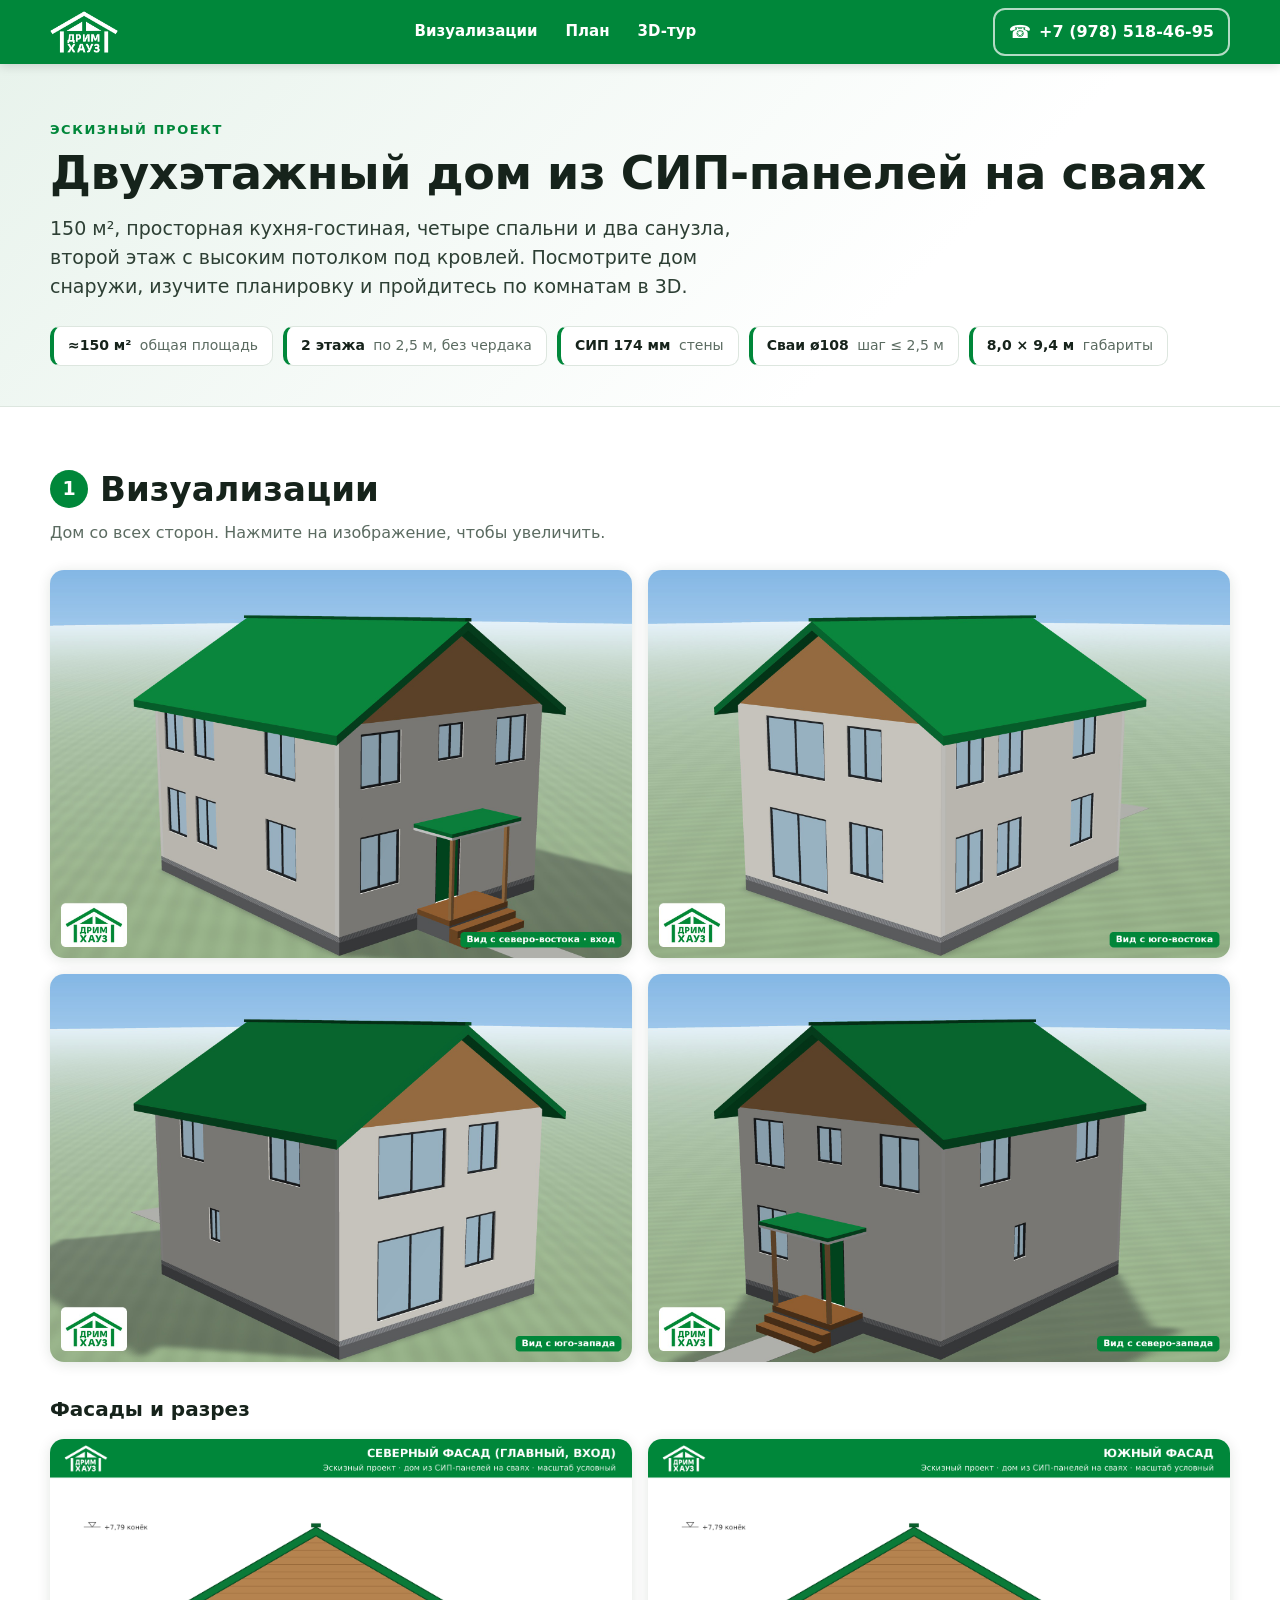
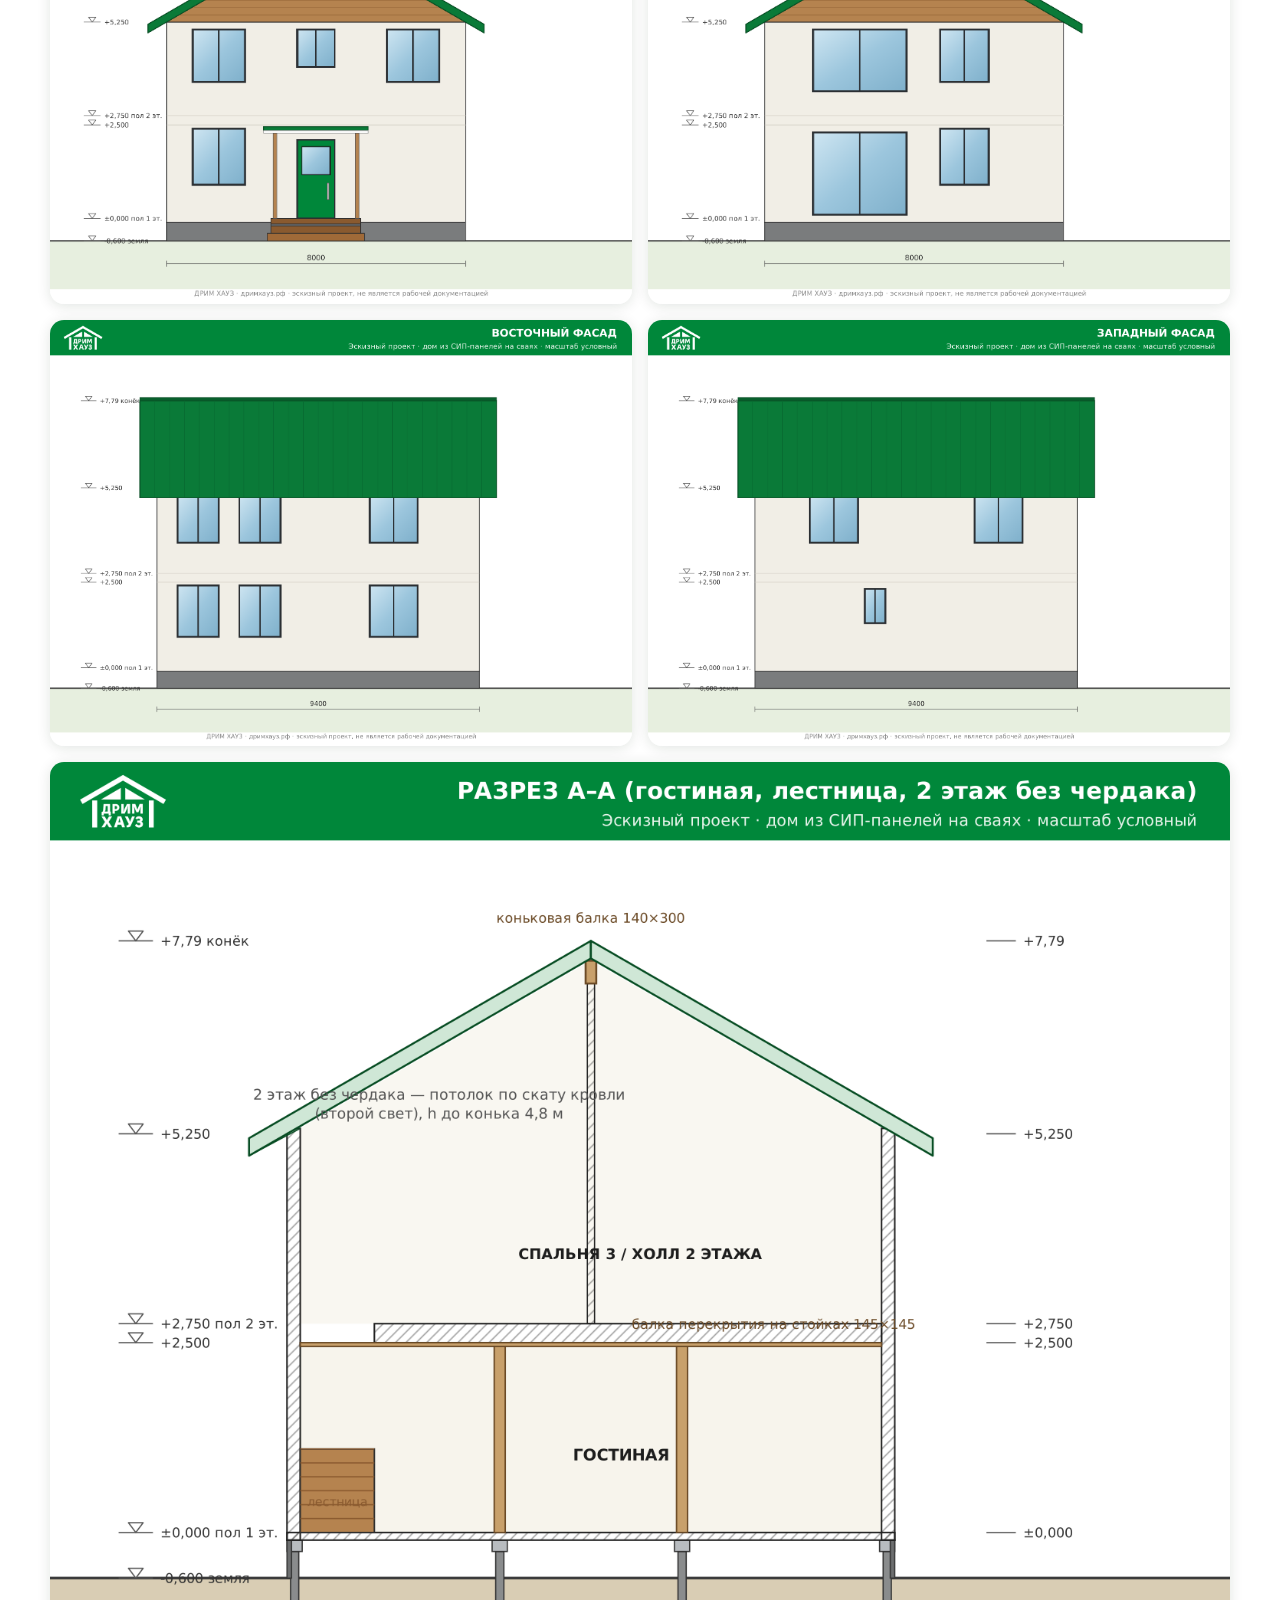
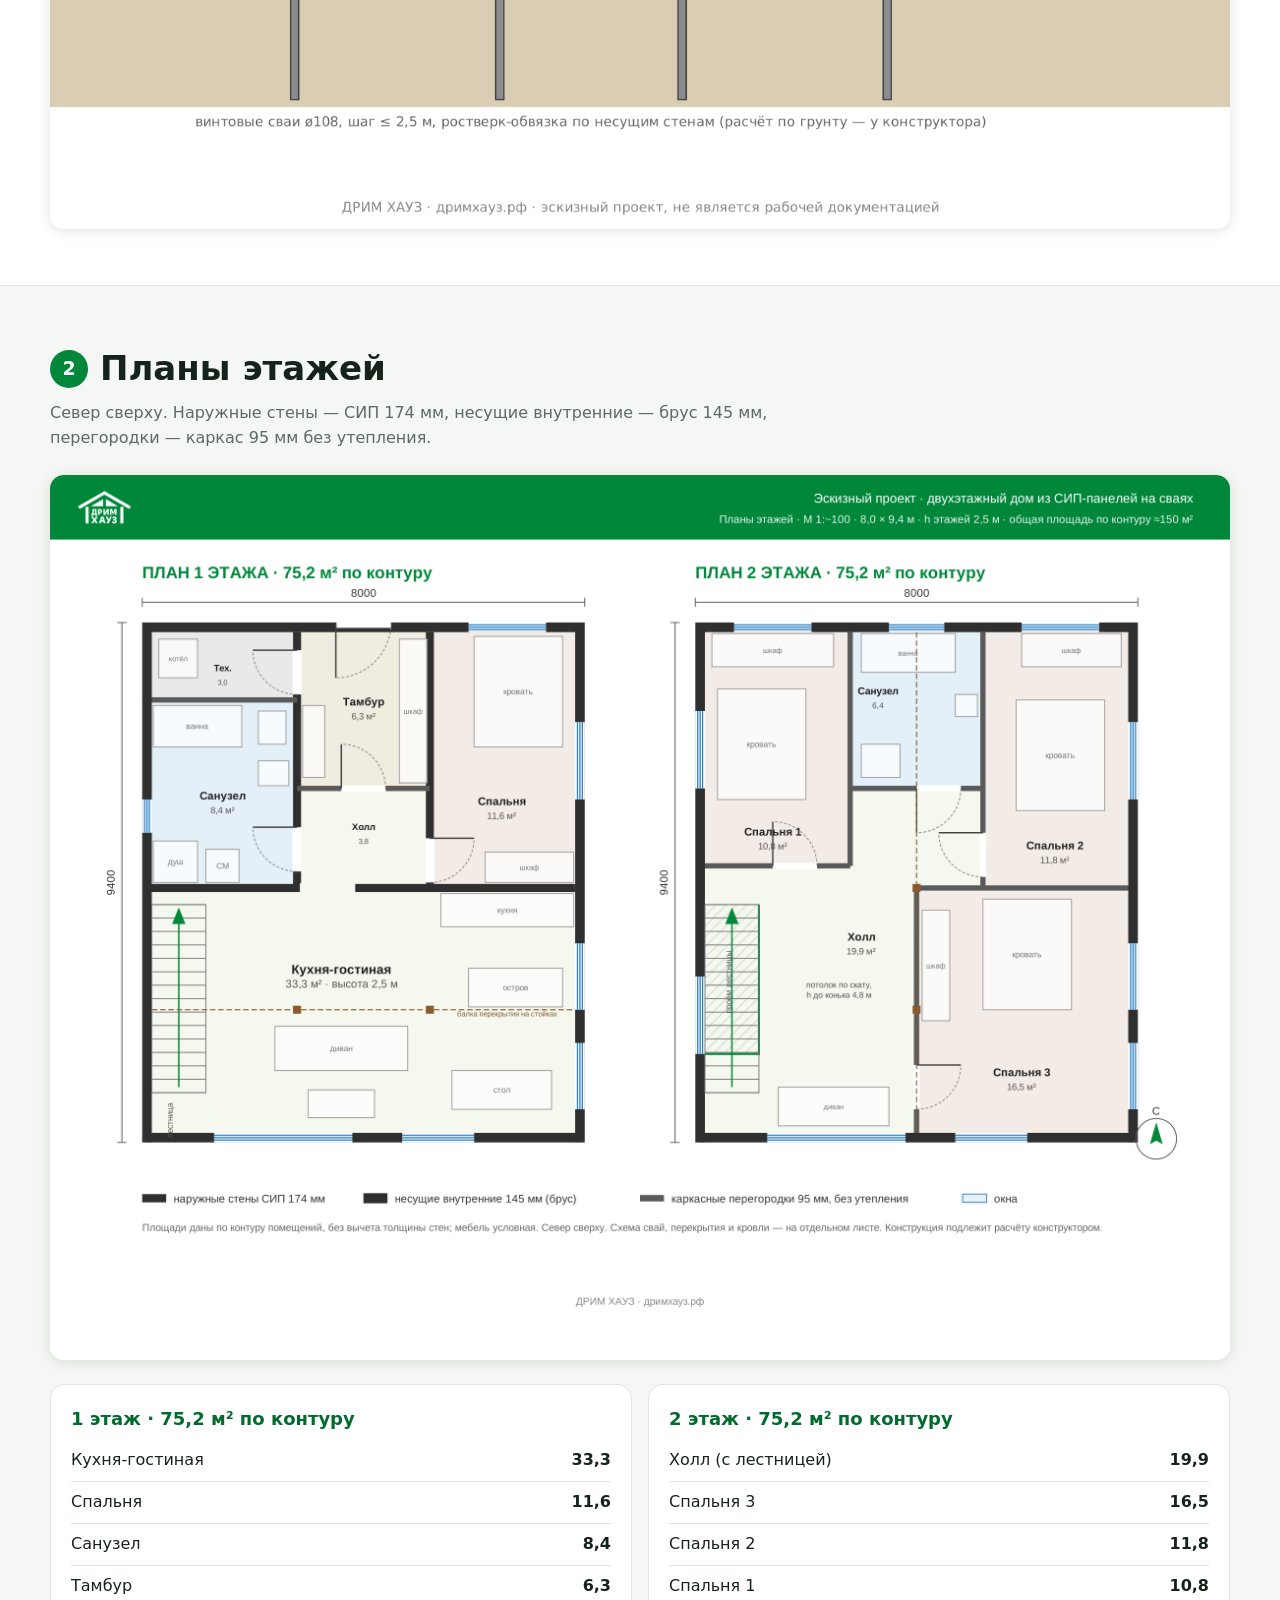
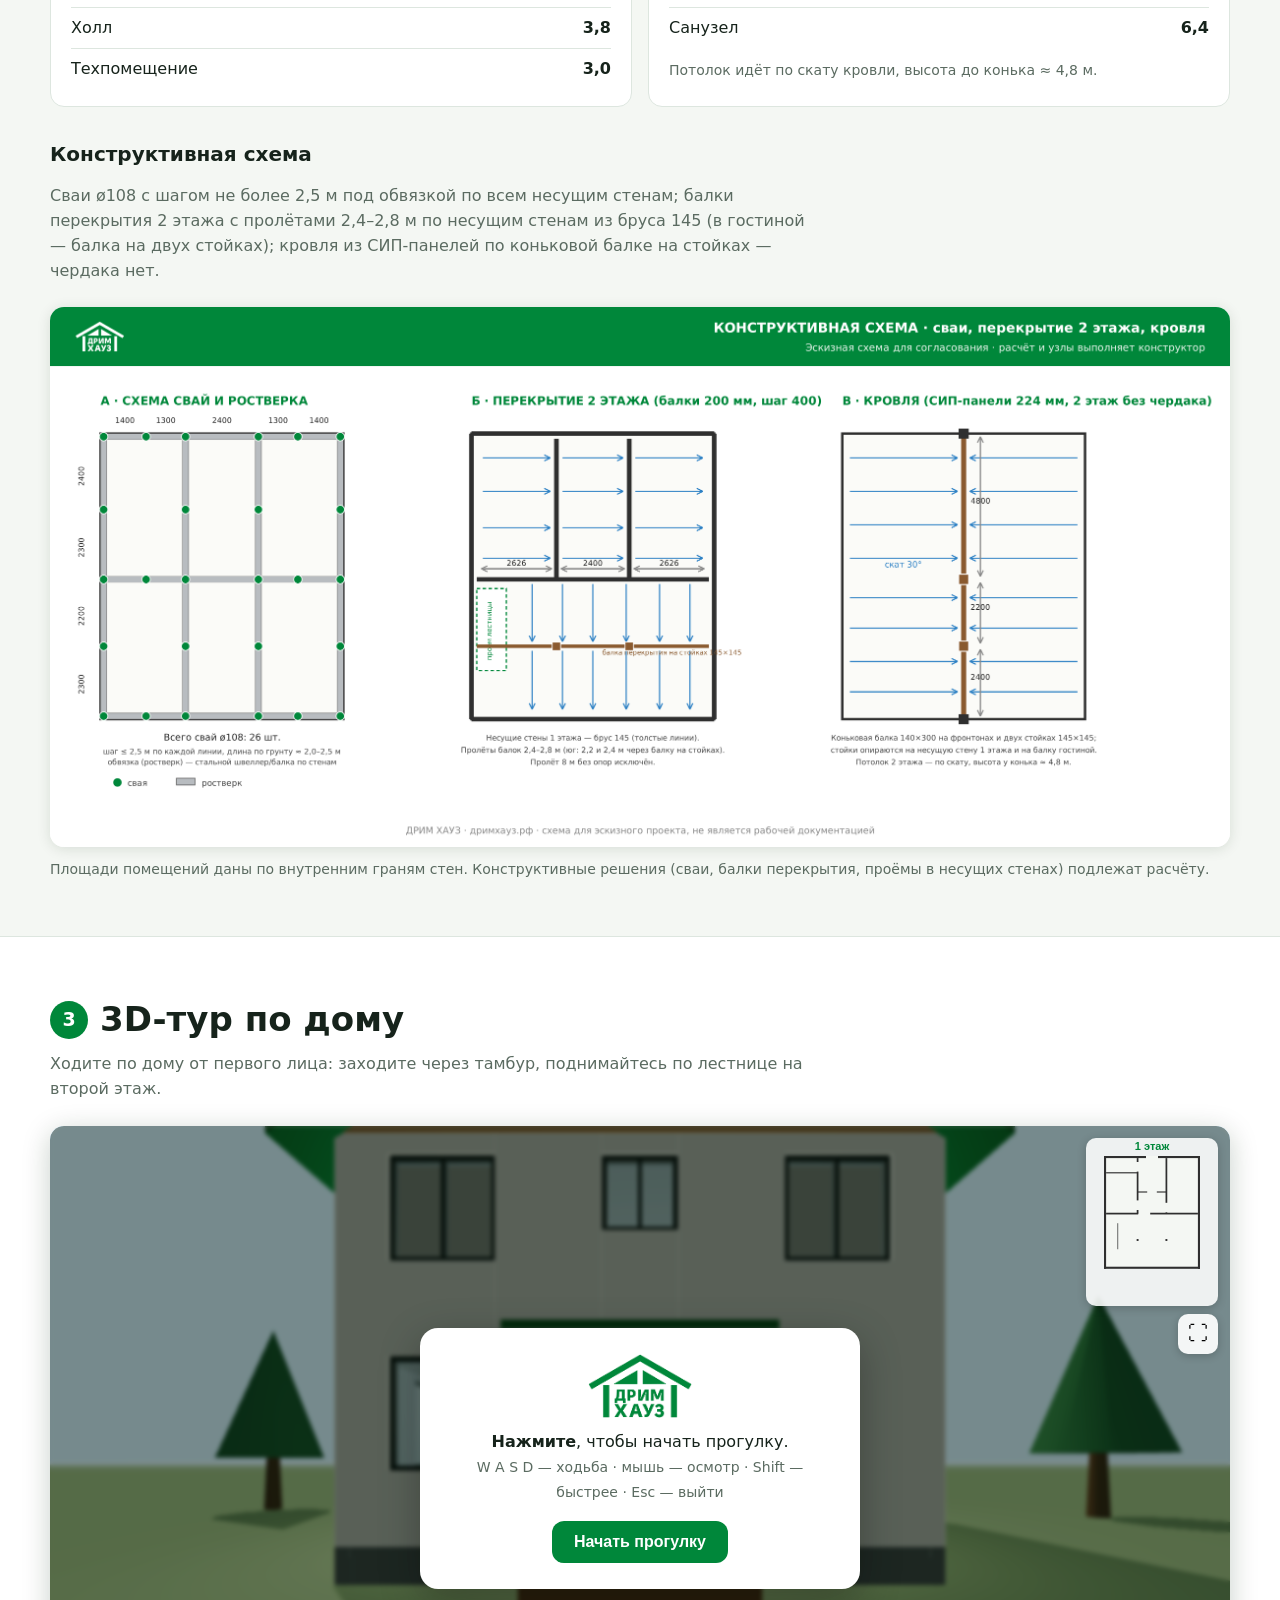
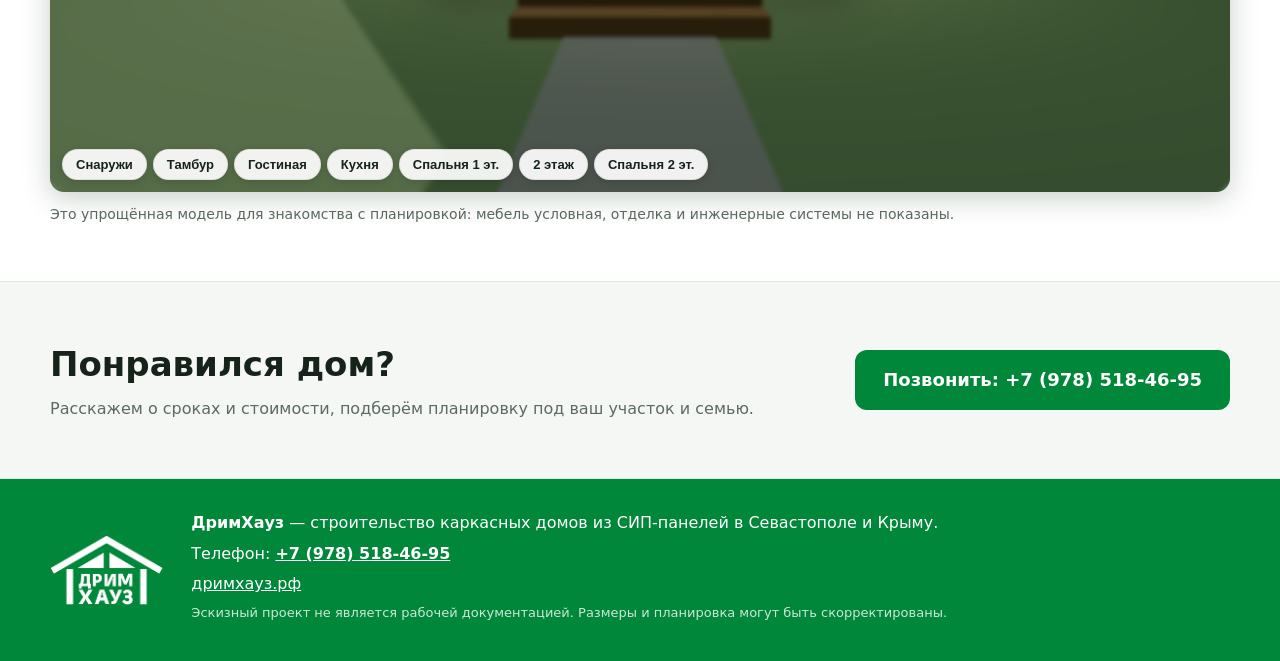
<file: index.html>
<!doctype html>
<html lang="ru">
<head>
<meta charset="utf-8">
<meta name="viewport" content="width=device-width, initial-scale=1, viewport-fit=cover">
<title>ДримХауз — эскизный проект дома 150 м²</title>
<meta name="description" content="Эскизный проект двухэтажного дома из СИП-панелей на сваях, 150 м²: визуализации, планы этажей и 3D-прогулка по дому.">
<meta name="theme-color" content="#00873a">
<link rel="icon" href="assets/icon.png">
<link rel="stylesheet" href="style.css">
<script type="importmap">
{ "imports": { "three": "./js/vendor/three.module.min.js", "three/addons/": "./js/vendor/addons/" } }
</script>
</head>
<body>

<header class="top">
  <a class="brand" href="#top" aria-label="ДримХауз"><img src="assets/logo_white.png" alt="ДримХауз"></a>
  <nav>
    <a href="#viz">Визуализации</a>
    <a href="#plan">План</a>
    <a href="#tour">3D-тур</a>
  </nav>
  <a class="tel" href="tel:+79785184695"><span class="tel-ic">&#9742;</span><span class="tel-num">+7 (978) 518-46-95</span></a>
</header>

<main id="top">
  <section class="hero">
    <div class="wrap">
      <p class="eyebrow">Эскизный проект</p>
      <h1>Двухэтажный дом из СИП-панелей на сваях</h1>
      <p class="lead">150&nbsp;м², просторная кухня-гостиная, четыре спальни и два санузла, второй этаж с высоким потолком под кровлей. Посмотрите дом снаружи, изучите планировку и пройдитесь по комнатам в 3D.</p>
      <ul class="chips">
        <li><b>≈150 м²</b> общая площадь</li>
        <li><b>2 этажа</b> по 2,5 м, без чердака</li>
        <li><b>СИП 174 мм</b> стены</li>
        <li><b>Сваи ø108</b> шаг ≤ 2,5 м</li>
        <li><b>8,0 × 9,4 м</b> габариты</li>
      </ul>
    </div>
  </section>

  <!-- ===================== 1. ВИЗУАЛИЗАЦИИ ===================== -->
  <section id="viz" class="block">
    <div class="wrap">
      <h2><span class="num">1</span> Визуализации</h2>
      <p class="sub">Дом со всех сторон. Нажмите на изображение, чтобы увеличить.</p>

      <div class="grid g2">
        <figure><button class="zoom" data-full="assets/render_ne.jpg"><img loading="lazy" src="assets/render_ne.jpg" alt="Вид с северо-востока, вход"></button></figure>
        <figure><button class="zoom" data-full="assets/render_se.jpg"><img loading="lazy" src="assets/render_se.jpg" alt="Вид с юго-востока"></button></figure>
        <figure><button class="zoom" data-full="assets/render_sw.jpg"><img loading="lazy" src="assets/render_sw.jpg" alt="Вид с юго-запада"></button></figure>
        <figure><button class="zoom" data-full="assets/render_nw.jpg"><img loading="lazy" src="assets/render_nw.jpg" alt="Вид с северо-запада"></button></figure>
      </div>

      <h3>Фасады и разрез</h3>
      <div class="grid g2">
        <figure><button class="zoom" data-full="assets/facade_N.png"><img loading="lazy" src="assets/facade_N.png" alt="Северный фасад"></button></figure>
        <figure><button class="zoom" data-full="assets/facade_S.png"><img loading="lazy" src="assets/facade_S.png" alt="Южный фасад"></button></figure>
        <figure><button class="zoom" data-full="assets/facade_E.png"><img loading="lazy" src="assets/facade_E.png" alt="Восточный фасад"></button></figure>
        <figure><button class="zoom" data-full="assets/facade_W.png"><img loading="lazy" src="assets/facade_W.png" alt="Западный фасад"></button></figure>
      </div>
      <figure class="wide"><button class="zoom" data-full="assets/section_A.png"><img loading="lazy" src="assets/section_A.png" alt="Разрез A–A через гостиную и 2 этаж без чердака"></button></figure>
    </div>
  </section>

  <!-- ===================== 2. ПЛАН ===================== -->
  <section id="plan" class="block alt">
    <div class="wrap">
      <h2><span class="num">2</span> Планы этажей</h2>
      <p class="sub">Север сверху. Наружные стены — СИП 174 мм, несущие внутренние — брус 145 мм, перегородки — каркас 95 мм без утепления.</p>
      <figure class="wide"><button class="zoom" data-full="assets/plan_floors.png"><img loading="lazy" src="assets/plan_floors.png" alt="Планы 1 и 2 этажей"></button></figure>

      <div class="tables">
        <div class="card">
          <h3>1 этаж · 75,2 м² по контуру</h3>
          <table>
            <tr><td>Кухня-гостиная</td><td>33,3</td></tr>
            <tr><td>Спальня</td><td>11,6</td></tr>
            <tr><td>Санузел</td><td>8,4</td></tr>
            <tr><td>Тамбур</td><td>6,3</td></tr>
            <tr><td>Холл</td><td>3,8</td></tr>
            <tr><td>Техпомещение</td><td>3,0</td></tr>
          </table>
        </div>
        <div class="card">
          <h3>2 этаж · 75,2 м² по контуру</h3>
          <table>
            <tr><td>Холл (с лестницей)</td><td>19,9</td></tr>
            <tr><td>Спальня 3</td><td>16,5</td></tr>
            <tr><td>Спальня 2</td><td>11,8</td></tr>
            <tr><td>Спальня 1</td><td>10,8</td></tr>
            <tr><td>Санузел</td><td>6,4</td></tr>
          </table>
          <p class="note">Потолок идёт по скату кровли, высота до конька ≈ 4,8 м.</p>
        </div>
      </div>
      <h3>Конструктивная схема</h3>
      <p class="sub">Сваи ø108 с шагом не более 2,5 м под обвязкой по всем несущим стенам; балки перекрытия 2 этажа с пролётами 2,4–2,8 м по несущим стенам из бруса 145 (в гостиной — балка на двух стойках); кровля из СИП-панелей по коньковой балке на стойках — чердака нет.</p>
      <figure class="wide"><button class="zoom" data-full="assets/plan_struct.png"><img loading="lazy" src="assets/plan_struct.png" alt="Схема свай, перекрытия и кровли"></button></figure>
      <p class="note">Площади помещений даны по внутренним граням стен. Конструктивные решения (сваи, балки перекрытия, проёмы в несущих стенах) подлежат расчёту.</p>
    </div>
  </section>

  <!-- ===================== 3. 3D-ТУР ===================== -->
  <section id="tour" class="block">
    <div class="wrap">
      <h2><span class="num">3</span> 3D-тур по дому</h2>
      <p class="sub">Ходите по дому от первого лица: заходите через тамбур, поднимайтесь по лестнице на второй этаж.</p>

      <div class="tour" id="tour-root">
        <canvas id="tour-canvas"></canvas>

        <div class="loading" id="tour-loading">Загружаем модель…</div>

        <div class="overlay" id="tour-start">
          <div class="overlay-box">
            <img src="assets/logo_green.png" alt="" class="overlay-logo">
            <p class="desktop-only"><b>Нажмите</b>, чтобы начать прогулку.<br><span>W A S D — ходьба · мышь — осмотр · Shift — быстрее · Esc — выйти</span></p>
            <p class="touch-only"><b>Коснитесь</b>, чтобы начать.<br><span>Левый джойстик — ходьба · провести по экрану справа — осмотр</span></p>
            <button class="btn" id="tour-go">Начать прогулку</button>
          </div>
        </div>

        <div class="hud" id="tour-hud">
          <div class="places" id="tour-places">
            <button data-p="out">Снаружи</button>
            <button data-p="tambour">Тамбур</button>
            <button data-p="living">Гостиная</button>
            <button data-p="kitchen">Кухня</button>
            <button data-p="bed1">Спальня 1 эт.</button>
            <button data-p="gallery">2 этаж</button>
            <button data-p="bed2">Спальня 2 эт.</button>
          </div>
          <div class="hud-right">
            <canvas id="minimap" width="132" height="168"></canvas>
            <button class="icon-btn" id="tour-fs" title="Во весь экран" aria-label="Во весь экран">⛶</button>
          </div>
          <div class="joy touch-only" id="joy"><div class="knob" id="joy-knob"></div></div>
        </div>
      </div>
      <p class="note">Это упрощённая модель для знакомства с планировкой: мебель условная, отделка и инженерные системы не показаны.</p>
    </div>
  </section>

  <section id="contacts" class="block alt">
    <div class="wrap cta">
      <div>
        <h2 class="cta-h">Понравился дом?</h2>
        <p class="sub" style="margin:0">Расскажем о сроках и стоимости, подберём планировку под ваш участок и семью.</p>
      </div>
      <a class="btn big" href="tel:+79785184695">Позвонить: +7 (978) 518-46-95</a>
    </div>
  </section>
</main>

<footer class="foot">
  <div class="wrap foot-in">
    <img src="assets/logo_white.png" alt="ДримХауз">
    <div>
      <p><b>ДримХауз</b> — строительство каркасных домов из СИП-панелей в Севастополе и Крыму.</p>
      <p>Телефон: <a href="tel:+79785184695"><b>+7 (978) 518-46-95</b></a></p>
      <p><a href="https://дримхауз.рф" target="_blank" rel="noopener">дримхауз.рф</a></p>
      <p class="small">Эскизный проект не является рабочей документацией. Размеры и планировка могут быть скорректированы.</p>
    </div>
  </div>
</footer>

<div class="lightbox" id="lb" hidden><button class="lb-close" id="lb-close" aria-label="Закрыть">×</button><img id="lb-img" alt=""></div>

<script>
  // увеличение изображений
  const lb = document.getElementById('lb'), lbi = document.getElementById('lb-img');
  document.querySelectorAll('.zoom').forEach(b => b.addEventListener('click', () => { lbi.src = b.dataset.full; lb.hidden = false; document.body.classList.add('noscroll'); }));
  const closeLb = () => { lb.hidden = true; lbi.src = ''; document.body.classList.remove('noscroll'); };
  lb.addEventListener('click', e => { if (e.target !== lbi) closeLb(); });
  addEventListener('keydown', e => { if (e.key === 'Escape' && !lb.hidden) closeLb(); });
</script>
<script type="module" src="js/tour.js"></script>
</body>
</html>
</file>
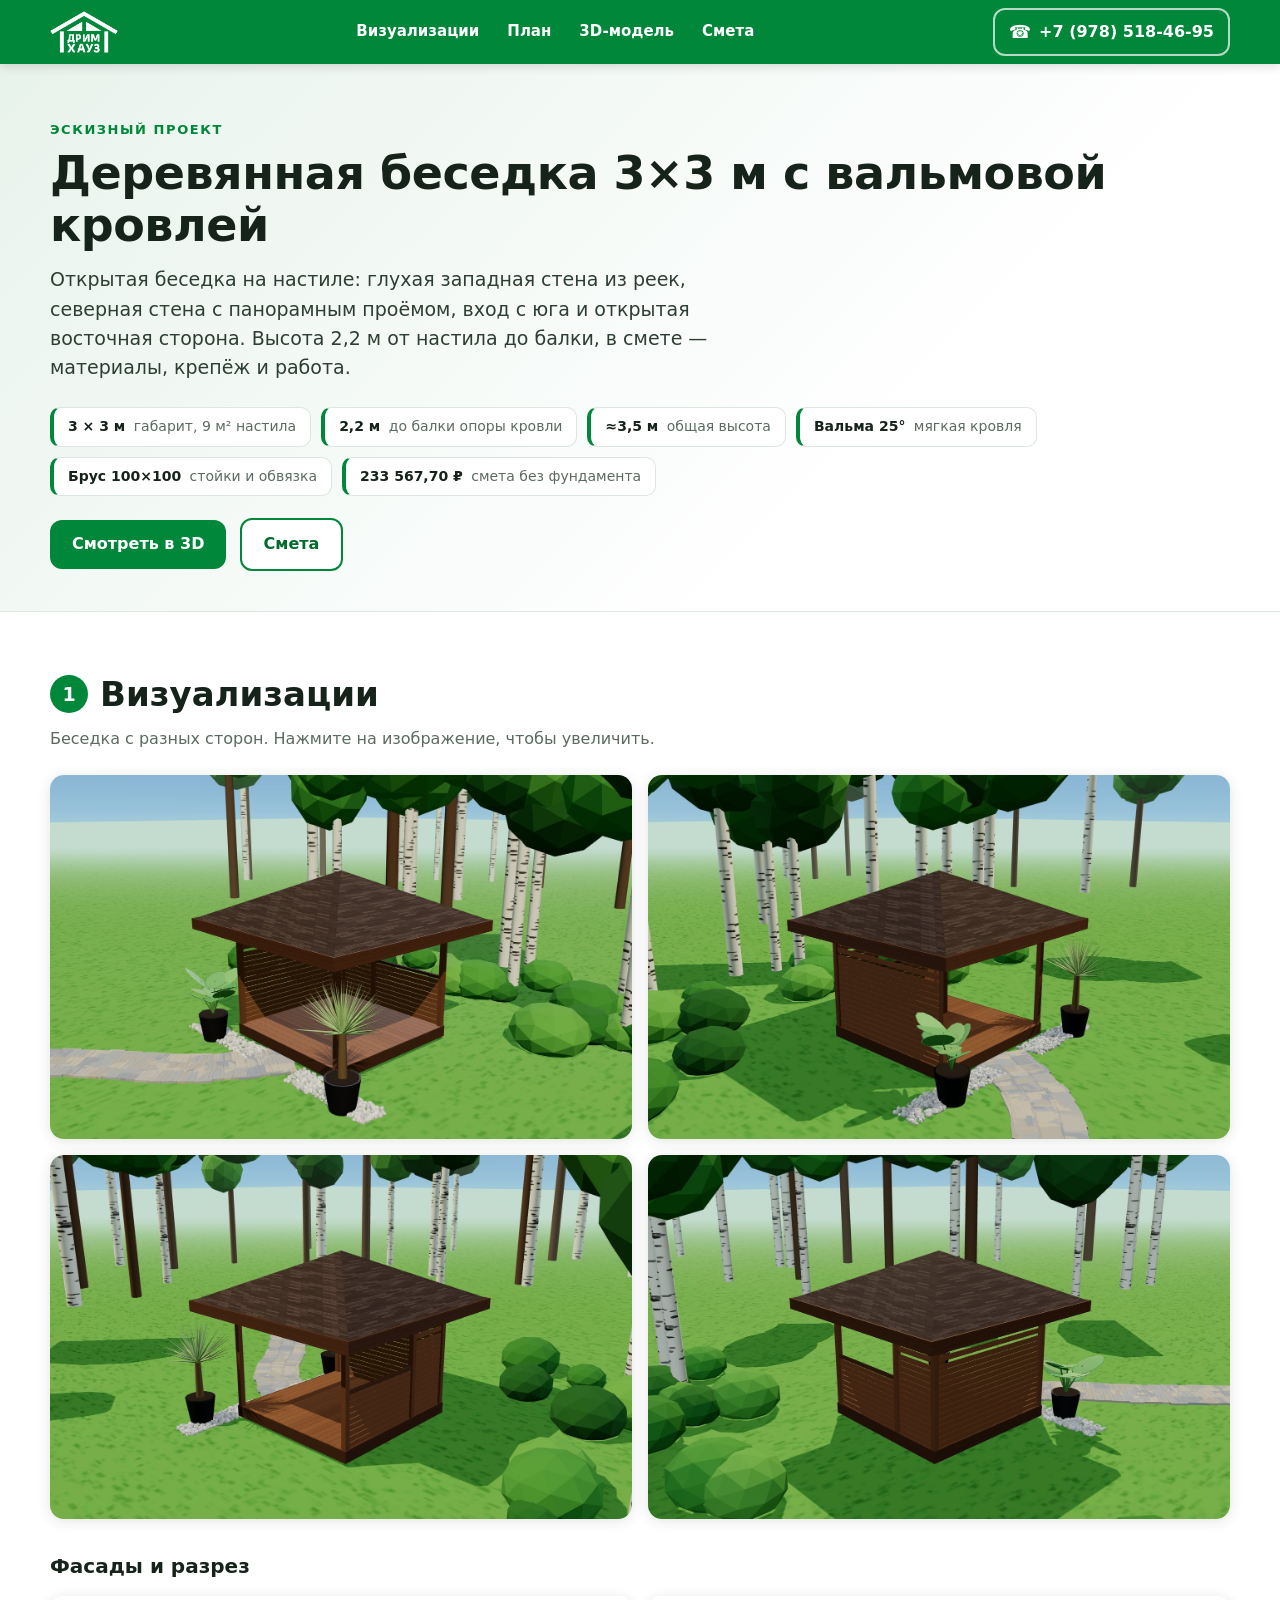
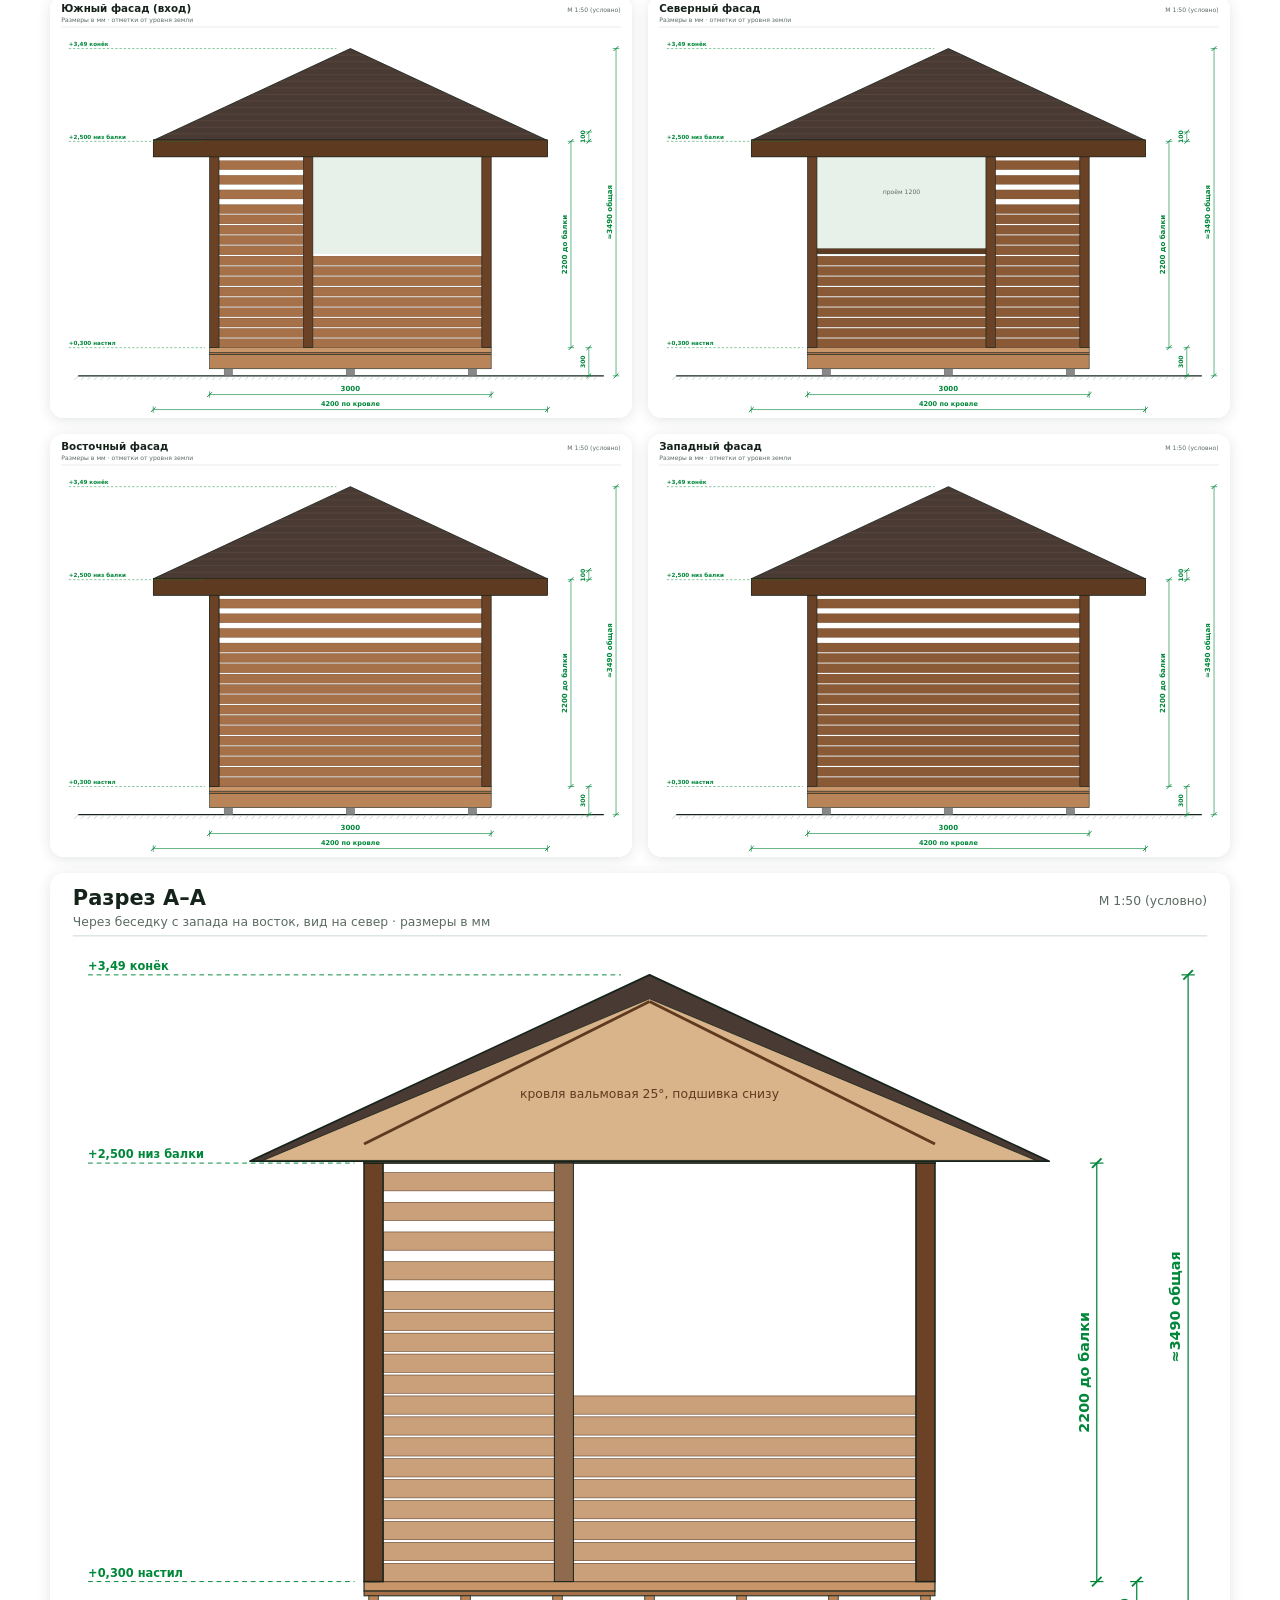
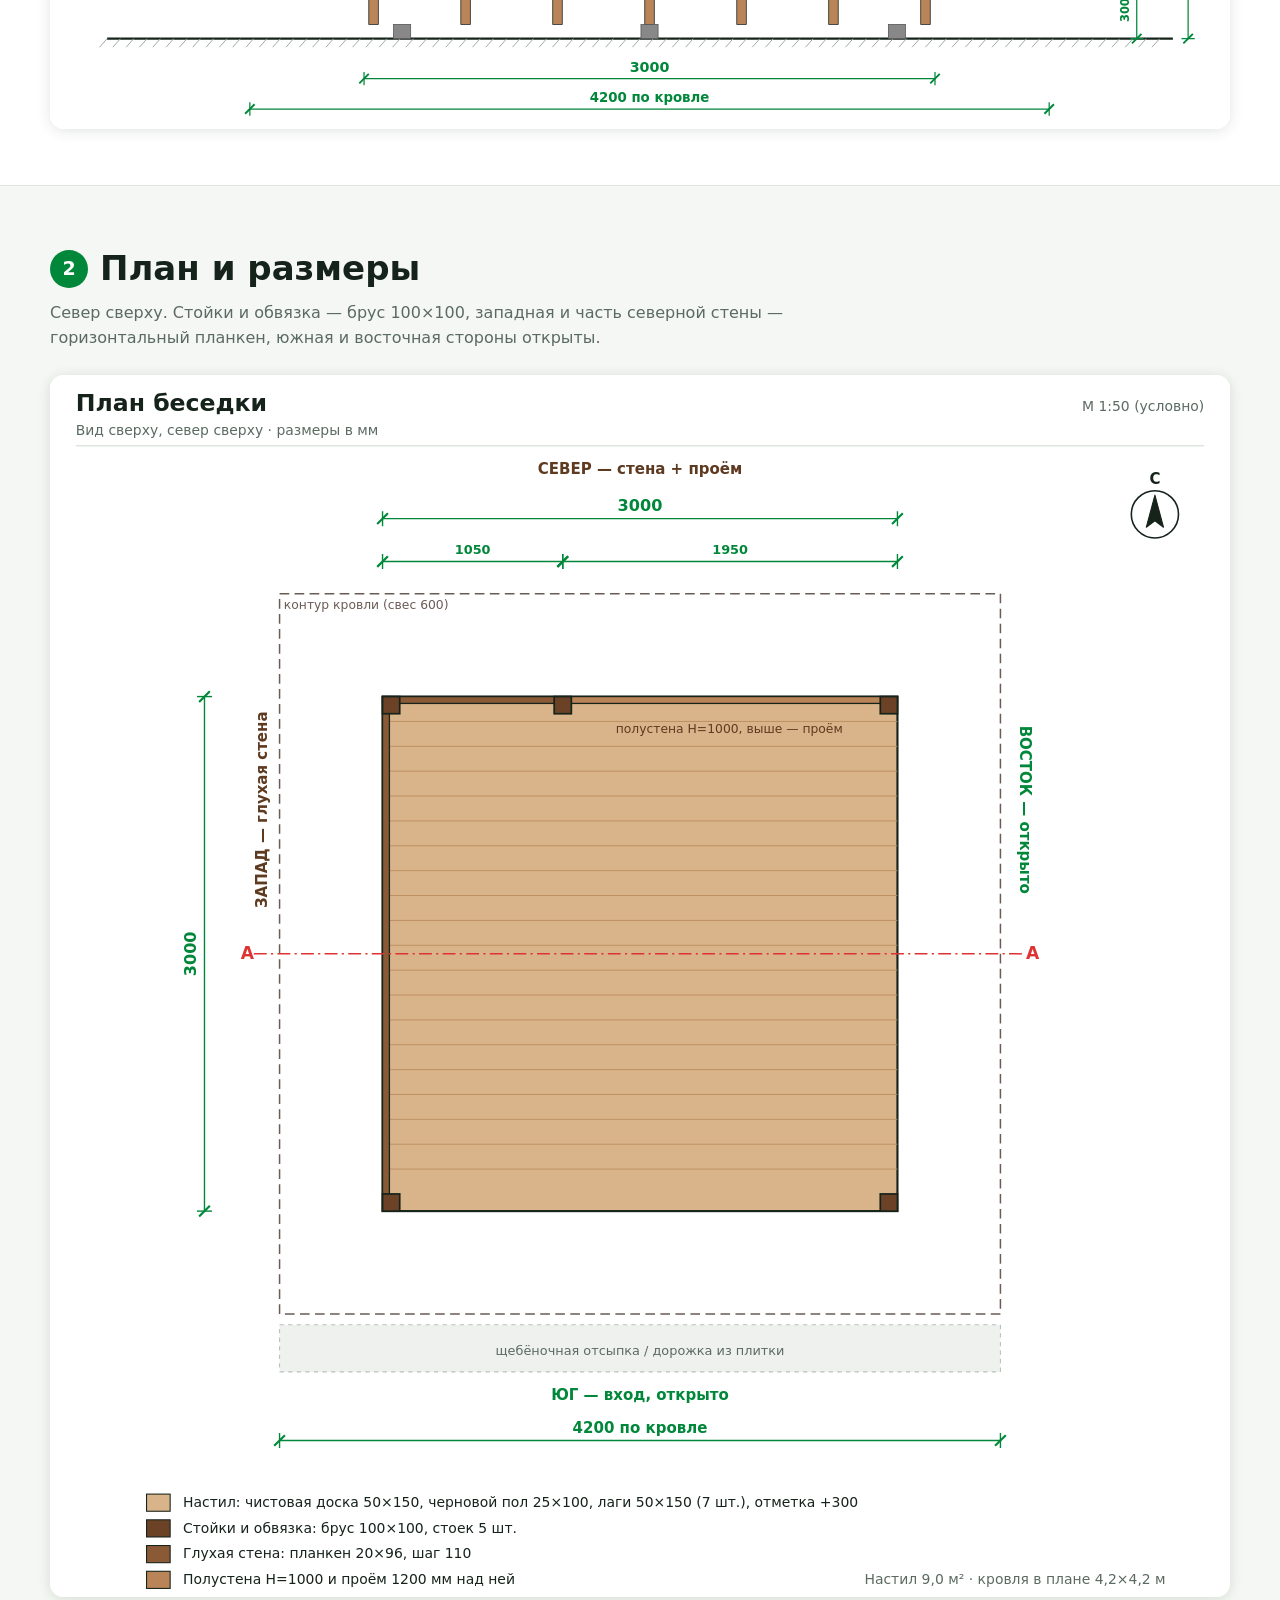
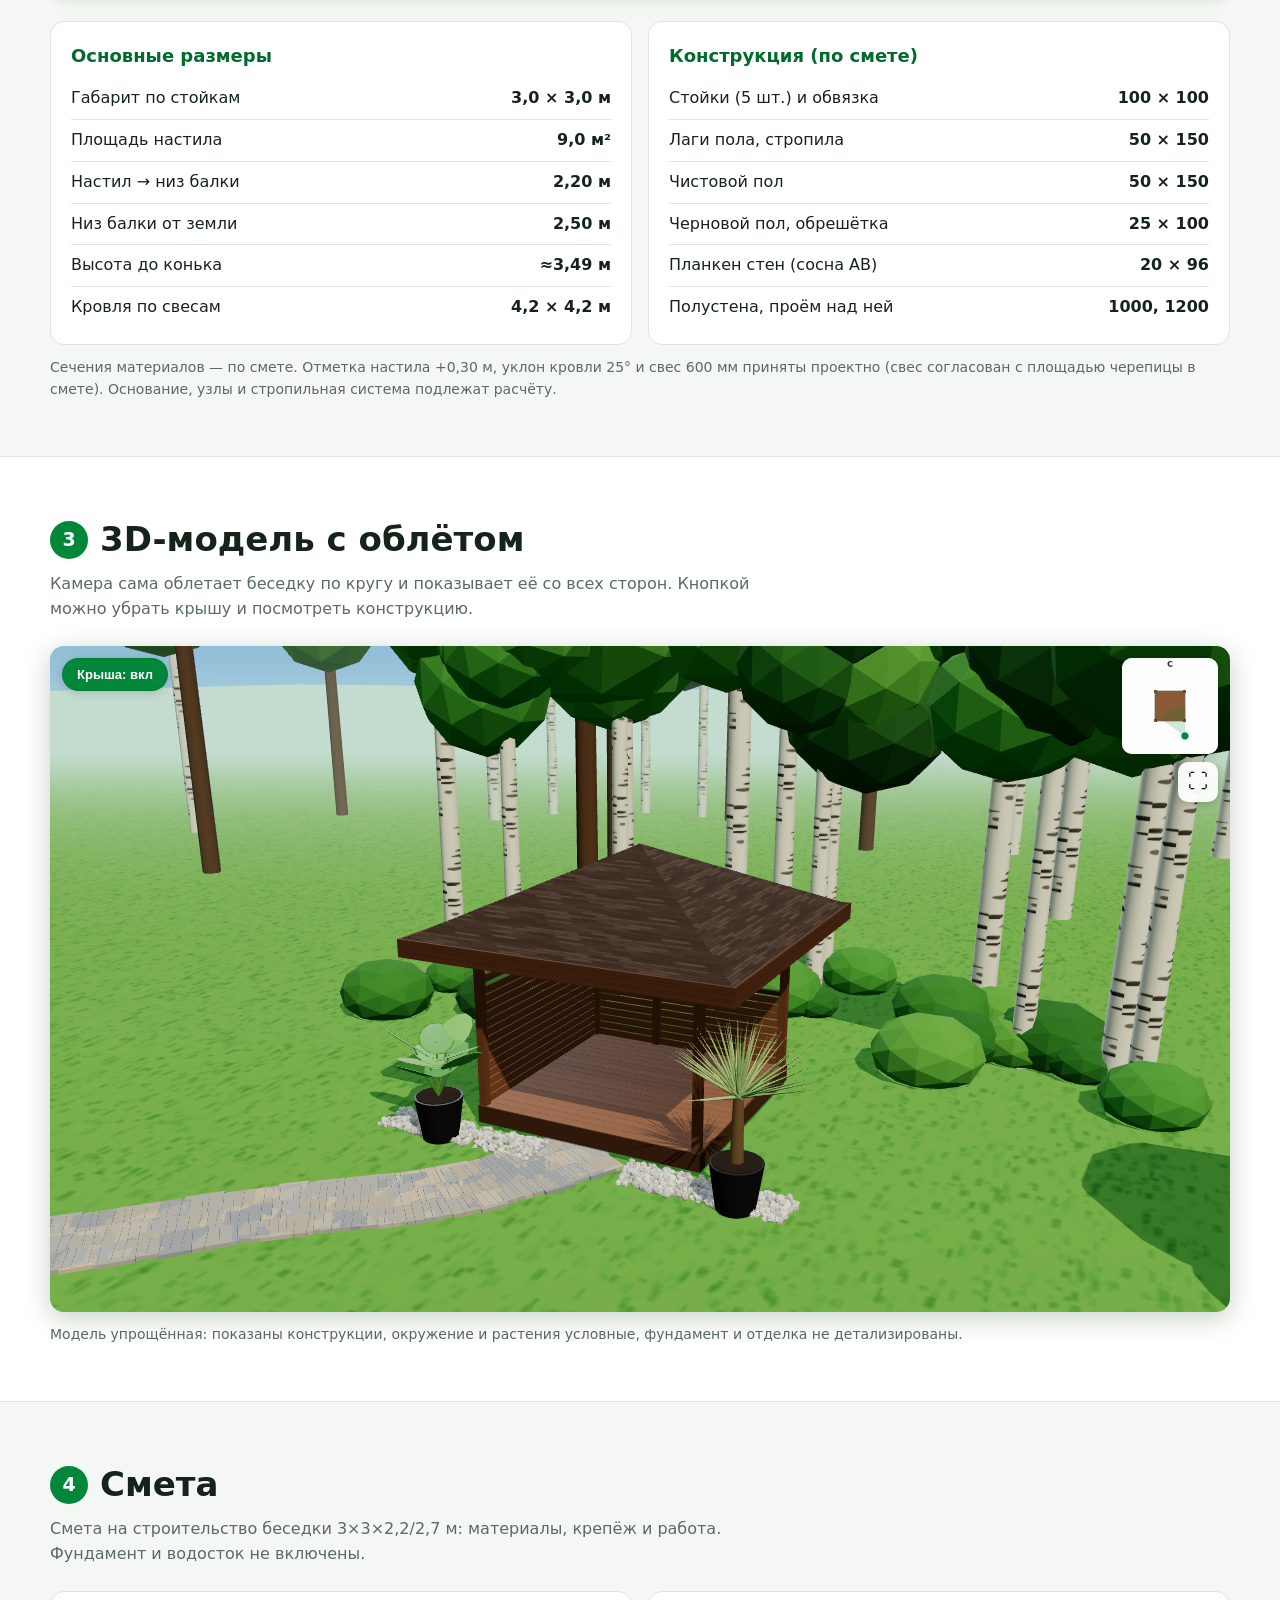
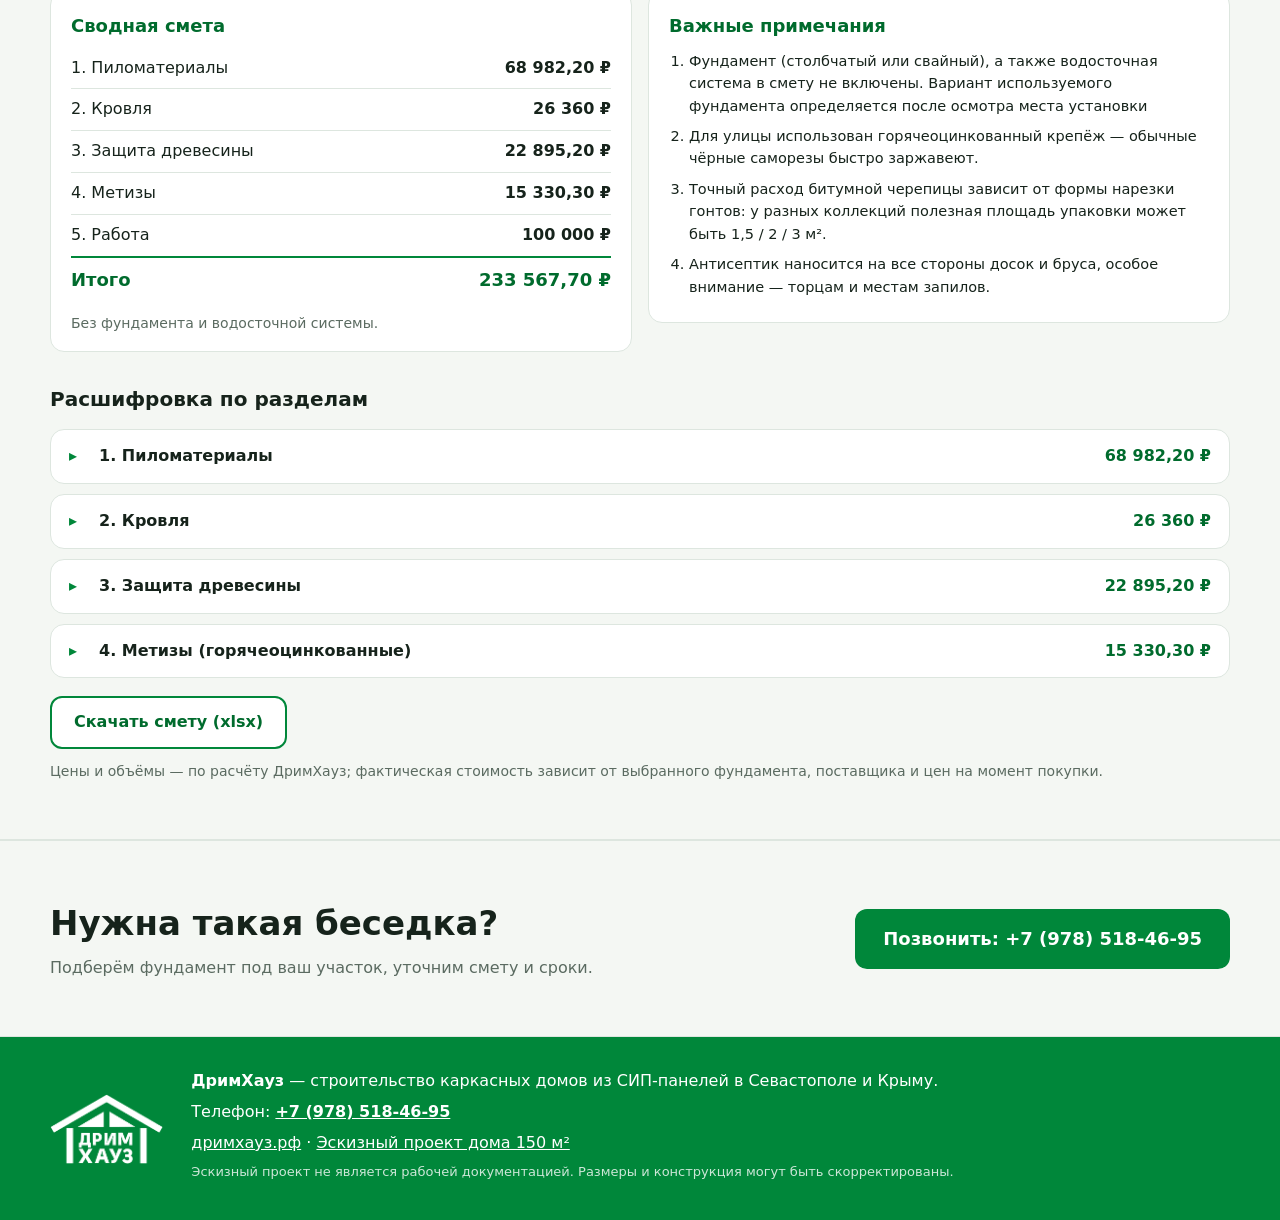
<file: gazebo.html>
<!doctype html>
<html lang="ru">
<head>
<meta charset="utf-8">
<meta name="viewport" content="width=device-width, initial-scale=1, viewport-fit=cover">
<title>ДримХауз — беседка 3×3 м</title>
<meta name="description" content="Эскизный проект деревянной беседки 3×3 м с вальмовой кровлей: визуализации, план, фасады, 3D-модель с облётом камеры и смета.">
<meta name="theme-color" content="#00873a">
<link rel="icon" href="assets/icon.png">
<link rel="stylesheet" href="style.css">
<link rel="stylesheet" href="gazebo.css">
<script type="importmap">
{ "imports": { "three": "./js/vendor/three.module.min.js", "three/addons/": "./js/vendor/addons/" } }
</script>
</head>
<body>

<header class="top">
  <a class="brand" href="#top" aria-label="ДримХауз"><img src="assets/logo_white.png" alt="ДримХауз"></a>
  <nav>
    <a href="#viz">Визуализации</a>
    <a href="#plan">План</a>
    <a href="#model">3D-модель</a>
    <a href="#smeta">Смета</a>
  </nav>
  <a class="tel" href="tel:+79785184695"><span class="tel-ic">&#9742;</span><span class="tel-num">+7 (978) 518-46-95</span></a>
</header>

<main id="top">
  <section class="hero">
    <div class="wrap">
      <p class="eyebrow">Эскизный проект</p>
      <h1>Деревянная беседка 3×3 м с вальмовой кровлей</h1>
      <p class="lead">Открытая беседка на настиле: глухая западная стена из реек, северная стена с панорамным проёмом, вход с юга и открытая восточная сторона. Высота 2,2&nbsp;м от настила до балки, в смете — материалы, крепёж и работа.</p>
      <ul class="chips">
        <li><b>3 × 3 м</b> габарит, 9 м² настила</li>
        <li><b>2,2 м</b> до балки опоры кровли</li>
        <li><b>≈3,5 м</b> общая высота</li>
        <li><b>Вальма 25°</b> мягкая кровля</li>
        <li><b>Брус 100×100</b> стойки и обвязка</li>
        <li><b>233&nbsp;567,70&nbsp;₽</b> смета без фундамента</li>
      </ul>
      <p class="hero-cta"><a class="btn" href="#model">Смотреть в 3D</a> <a class="btn ghost" href="#smeta">Смета</a></p>
    </div>
  </section>

  <!-- ===================== 1. ВИЗУАЛИЗАЦИИ ===================== -->
  <section id="viz" class="block">
    <div class="wrap">
      <h2><span class="num">1</span> Визуализации</h2>
      <p class="sub">Беседка с разных сторон. Нажмите на изображение, чтобы увеличить.</p>

      <div class="grid g2">
        <figure><button class="zoom" data-full="assets/gazebo_render_se.jpg"><img loading="lazy" src="assets/gazebo_render_se.jpg" alt="Вид с юго-востока, вход"></button></figure>
        <figure><button class="zoom" data-full="assets/gazebo_render_sw.jpg"><img loading="lazy" src="assets/gazebo_render_sw.jpg" alt="Вид с юго-запада"></button></figure>
        <figure><button class="zoom" data-full="assets/gazebo_render_ne.jpg"><img loading="lazy" src="assets/gazebo_render_ne.jpg" alt="Вид с северо-востока"></button></figure>
        <figure><button class="zoom" data-full="assets/gazebo_render_nw.jpg"><img loading="lazy" src="assets/gazebo_render_nw.jpg" alt="Вид с северо-запада"></button></figure>
      </div>

      <h3>Фасады и разрез</h3>
      <div class="grid g2">
        <figure><button class="zoom" data-full="assets/gazebo_facade_S.svg"><img loading="lazy" src="assets/gazebo_facade_S.svg" alt="Южный фасад (вход)"></button></figure>
        <figure><button class="zoom" data-full="assets/gazebo_facade_N.svg"><img loading="lazy" src="assets/gazebo_facade_N.svg" alt="Северный фасад"></button></figure>
        <figure><button class="zoom" data-full="assets/gazebo_facade_E.svg"><img loading="lazy" src="assets/gazebo_facade_E.svg" alt="Восточный фасад"></button></figure>
        <figure><button class="zoom" data-full="assets/gazebo_facade_W.svg"><img loading="lazy" src="assets/gazebo_facade_W.svg" alt="Западный фасад"></button></figure>
      </div>
      <figure class="wide"><button class="zoom" data-full="assets/gazebo_section_A.svg"><img loading="lazy" src="assets/gazebo_section_A.svg" alt="Разрез A–A"></button></figure>
    </div>
  </section>

  <!-- ===================== 2. ПЛАН ===================== -->
  <section id="plan" class="block alt">
    <div class="wrap">
      <h2><span class="num">2</span> План и размеры</h2>
      <p class="sub">Север сверху. Стойки и обвязка — брус 100×100, западная и часть северной стены — горизонтальный планкен, южная и восточная стороны открыты.</p>
      <figure class="wide"><button class="zoom" data-full="assets/gazebo_plan.svg"><img loading="lazy" src="assets/gazebo_plan.svg" alt="План беседки 3×3 м"></button></figure>

      <div class="tables">
        <div class="card">
          <h3>Основные размеры</h3>
          <table>
            <tr><td>Габарит по стойкам</td><td>3,0 × 3,0 м</td></tr>
            <tr><td>Площадь настила</td><td>9,0 м²</td></tr>
            <tr><td>Настил → низ балки</td><td>2,20 м</td></tr>
            <tr><td>Низ балки от земли</td><td>2,50 м</td></tr>
            <tr><td>Высота до конька</td><td>≈3,49 м</td></tr>
            <tr><td>Кровля по свесам</td><td>4,2 × 4,2 м</td></tr>
          </table>
        </div>
        <div class="card">
          <h3>Конструкция (по смете)</h3>
          <table>
            <tr><td>Стойки (5 шт.) и обвязка</td><td>100 × 100</td></tr>
            <tr><td>Лаги пола, стропила</td><td>50 × 150</td></tr>
            <tr><td>Чистовой пол</td><td>50 × 150</td></tr>
            <tr><td>Черновой пол, обрешётка</td><td>25 × 100</td></tr>
            <tr><td>Планкен стен (сосна АВ)</td><td>20 × 96</td></tr>
            <tr><td>Полустена, проём над ней</td><td>1000, 1200</td></tr>
          </table>
        </div>
      </div>
      <p class="note">Сечения материалов — по смете. Отметка настила +0,30 м, уклон кровли 25° и свес 600 мм приняты проектно (свес согласован с площадью черепицы в смете). Основание, узлы и стропильная система подлежат расчёту.</p>
    </div>
  </section>

  <!-- ===================== 3. 3D-МОДЕЛЬ ===================== -->
  <section id="model" class="block">
    <div class="wrap">
      <h2><span class="num">3</span> 3D-модель с облётом</h2>
      <p class="sub">Камера сама облетает беседку по кругу и показывает её со всех сторон. Кнопкой можно убрать крышу и посмотреть конструкцию.</p>

      <div class="tour g3d" id="g-root">
        <canvas id="g-canvas"></canvas>

        <div class="g-fail" id="g-fail" hidden>Не удалось запустить 3D в этом браузере. Попробуйте открыть страницу в актуальном Chrome, Safari или Firefox.</div>

        <div class="hud" id="g-hud">
          <div class="g-top">
            <div class="g-ctrl">
              <button class="chip-btn on" id="g-roof">Крыша: вкл</button>
            </div>
            <div class="hud-right">
              <canvas id="g-compass" width="132" height="132"></canvas>
              <button class="icon-btn" id="g-fs" title="Во весь экран" aria-label="Во весь экран">⛶</button>
            </div>
          </div>
        </div>
      </div>
      <p class="note">Модель упрощённая: показаны конструкции, окружение и растения условные, фундамент и отделка не детализированы.</p>
    </div>
  </section>

  <!-- ===================== 4. СМЕТА ===================== -->
  <section id="smeta" class="block alt">
    <div class="wrap">
      <h2><span class="num">4</span> Смета</h2>
      <p class="sub">Смета на строительство беседки 3×3×2,2/2,7 м: материалы, крепёж и работа. Фундамент и водосток не включены.</p>

      <div class="tables est-top">
        <div class="card est-sum">
          <h3>Сводная смета</h3>
          <table>
            <tr><td>1. Пиломатериалы</td><td>68 982,20 ₽</td></tr>
            <tr><td>2. Кровля</td><td>26 360 ₽</td></tr>
            <tr><td>3. Защита древесины</td><td>22 895,20 ₽</td></tr>
            <tr><td>4. Метизы</td><td>15 330,30 ₽</td></tr>
            <tr><td>5. Работа</td><td>100 000 ₽</td></tr>
            <tr class="est-total"><td>Итого</td><td>233 567,70 ₽</td></tr>
          </table>
          <p class="note">Без фундамента и водосточной системы.</p>
        </div>
        <div class="card">
          <h3>Важные примечания</h3>
          <ol class="est-notes">
          <li>Фундамент (столбчатый или свайный), а также водосточная система в смету не включены. Вариант используемого фундамента определяется после осмотра места установки</li>
          <li>Для улицы использован горячеоцинкованный крепёж  — обычные чёрные саморезы быстро заржавеют.</li>
          <li>Точный расход битумной черепицы зависит от формы нарезки гонтов: у разных коллекций полезная площадь упаковки может быть 1,5 / 2 / 3 м².</li>
          <li>Антисептик наносится на все стороны досок и бруса, особое внимание — торцам и местам запилов.</li>
          </ol>
        </div>
      </div>

      <h3>Расшифровка по разделам</h3>
        <details class="est-d">
          <summary><span>1. Пиломатериалы</span><b>68 982,20 ₽</b></summary>
          <div class="est-scroll"><table class="est-t"><thead><tr><th>№</th><th>Наименование</th><th>Сечение</th><th>Ед.</th><th class="num">Кол-во</th><th class="num">Объём, м³</th><th class="num">Цена, м³ или шт.</th><th class="num">Сумма</th></tr></thead><tbody>
<tr><td>1.1</td><td>Брус на обвязку и стойки</td><td>100×100 мм</td><td>пог. м</td><td class="num">36</td><td class="num">0,36</td><td class="num">32 000 ₽</td><td class="sum">11 520 ₽</td></tr>
<tr><td>1.2</td><td>Лаги пола</td><td>50×150 мм</td><td>пог. м</td><td class="num">21</td><td class="num">0,16</td><td class="num">32 670 ₽</td><td class="sum">5 227,20 ₽</td></tr>
<tr><td>1.3</td><td>Стропила</td><td>50×150 мм</td><td>пог. м</td><td class="num">20</td><td class="num">0,15</td><td class="num">32 670 ₽</td><td class="sum">4 900,50 ₽</td></tr>
<tr><td>1.4</td><td>Обрешётка</td><td>25×100 мм</td><td>пог. м</td><td class="num">24</td><td class="num">0,06</td><td class="num">33 165 ₽</td><td class="sum">1 989,90 ₽</td></tr>
<tr><td>1.5</td><td>Черновой пол</td><td>25×100 мм</td><td>м²</td><td class="num">9</td><td class="num">0,14</td><td class="num">33 165 ₽</td><td class="sum">4 643,10 ₽</td></tr>
<tr><td>1.6</td><td>Чистовой пол</td><td>50х150 мм</td><td>м²</td><td class="num">9</td><td class="num">0,45</td><td class="num">32 670 ₽</td><td class="sum">14 701,50 ₽</td></tr>
<tr><td>1.7</td><td>Обшивка стен (планкен сосна АВ сухая)</td><td>20×96х3000 мм</td><td>шт.</td><td class="num">45</td><td class="num">0,259</td><td class="num">400 ₽</td><td class="sum">18 000 ₽</td></tr>
<tr><td></td><td>Расходники (шлифкруги, диски, пр.)</td><td></td><td></td><td class="num"></td><td class="num"></td><td class="num"></td><td class="sum">3 000 ₽</td></tr>
<tr><td></td><td>Доставка</td><td></td><td></td><td class="num"></td><td class="num"></td><td class="num"></td><td class="sum">5 000 ₽</td></tr>
</tbody></table></div>
          <p class="note">При покупке стандартных шестиметровых досок: брус 100×100 — 6 шт., доска 50×150 — 7 шт., доска 25×100 — 6 шт., имитация бруса — 14 м², шпунт — 9 м².</p>
        </details>
        <details class="est-d">
          <summary><span>2. Кровля</span><b>26 360 ₽</b></summary>
          <div class="est-scroll"><table class="est-t"><thead><tr><th>№</th><th>Наименование</th><th>Ед.</th><th class="num">Кол-во</th><th>Примечание</th><th class="num">Цена</th><th>Сумма</th></tr></thead><tbody>
<tr><td>2.1</td><td>Битумная черепица (гонты)</td><td>м² / упак.</td><td class="num">21–22 м² / 7–8 упак.</td><td>Запас 10–15% на подрезку</td><td class="num">680 ₽</td><td class="sum">14 960 ₽</td></tr>
<tr><td>2.2</td><td>Подкладочный ковёр</td><td>м² / рулон</td><td class="num">20 м² / 2 рулона</td><td>Сплошной слой по скатам</td><td class="num">2 400 ₽</td><td class="sum">4 800 ₽</td></tr>
<tr><td>2.3</td><td>Битумная мастика (фиксер)</td><td>кг</td><td class="num">2,5–3,0</td><td>Канистра 3 кг</td><td class="num">2 600 ₽</td><td class="sum">2 600 ₽</td></tr>
<tr><td></td><td>Расходники (валик, шпатель, лезкия, шнурка и пр.)</td><td></td><td class="num"></td><td></td><td class="num"></td><td class="sum">2 000 ₽</td></tr>
<tr><td></td><td>Доставка</td><td></td><td class="num"></td><td></td><td class="num"></td><td class="sum">2 000 ₽</td></tr>
</tbody></table></div>
          
        </details>
        <details class="est-d">
          <summary><span>3. Защита древесины</span><b>22 895,20 ₽</b></summary>
          <div class="est-scroll"><table class="est-t"><thead><tr><th>№</th><th>Наименование</th><th>Ед.</th><th class="num">Кол-во</th><th>Примечание</th><th class="num">Цена</th><th>Сумма</th></tr></thead><tbody>
<tr><td>3.1</td><td>Антисептик для дерева</td><td>л</td><td class="num">22</td><td>Два слоя, с запасом на торцы</td><td class="num">131,60 ₽</td><td class="sum">2 895,20 ₽</td></tr>
<tr><td>3.2</td><td>Лазурь для наружных работ</td><td>л</td><td class="num">15–18</td><td>Два слоя по пиленой древесине</td><td class="num">1 000 ₽</td><td class="sum">18 000 ₽</td></tr>
<tr><td>3.3</td><td>Валики, кисти, растворители</td><td></td><td class="num"></td><td></td><td class="num"></td><td class="sum">2 000 ₽</td></tr>
</tbody></table></div>
          
        </details>
        <details class="est-d">
          <summary><span>4. Метизы (горячеоцинкованные)</span><b>15 330,30 ₽</b></summary>
          <div class="est-scroll"><table class="est-t"><thead><tr><th>№</th><th>Назначение</th><th>Вид метиза</th><th class="num">Ед.</th><th class="num">Кол-во</th><th>Цена</th><th>Сумма</th></tr></thead><tbody>
<tr><td>4.1</td><td>Крепление к фундаменту</td><td>Анкерный болт M10×120</td><td class="num">шт.</td><td class="num">10</td><td class="num">49 ₽</td><td class="sum">490 ₽</td></tr>
<tr><td>4.2</td><td>Сборка каркаса</td><td>Усиленные уголки 90×90×65</td><td class="num">шт.</td><td class="num">36</td><td class="num">40,80 ₽</td><td class="sum">1 468,80 ₽</td></tr>
<tr><td>4.3</td><td>Сборка каркаса</td><td>Саморезы 5×80 </td><td class="num">шт.</td><td class="num">300</td><td class="num">4,50 ₽</td><td class="sum">1 350 ₽</td></tr>
<tr><td>4.4</td><td>Сборка каркаса</td><td>Болты M10×120 с гайками и шайбами</td><td class="num">шт.</td><td class="num">16</td><td class="num">185 ₽</td><td class="sum">2 960 ₽</td></tr>
<tr><td>4.5</td><td>Крепление лаг пола</td><td>Опоры/уголки для лаг 50×50</td><td class="num">шт.</td><td class="num">16</td><td class="num">24 ₽</td><td class="sum">384 ₽</td></tr>
<tr><td>4.6</td><td>Черновой пол</td><td>Саморезы 4,2×75</td><td class="num">шт.</td><td class="num">550</td><td class="num">2,40 ₽</td><td class="sum">1 320 ₽</td></tr>
<tr><td>4.7</td><td>Чистовой пол</td><td>Саморезы 4,2×75</td><td class="num">шт.</td><td class="num">450</td><td class="num">2,40 ₽</td><td class="sum">1 080 ₽</td></tr>
<tr><td>4.8</td><td>Обшивка стен</td><td>Саморезы  4×50</td><td class="num">шт.</td><td class="num">450</td><td class="num">2 ₽</td><td class="sum">900 ₽</td></tr>
<tr><td>4.9</td><td>Стропильная система</td><td>Стропильные уголки/пластины 90×90</td><td class="num">шт.</td><td class="num">20</td><td class="num">28 ₽</td><td class="sum">560 ₽</td></tr>
<tr><td>4.10</td><td>Стропильная система</td><td>Саморезы 5×80</td><td class="num">шт.</td><td class="num">150</td><td class="num">4,50 ₽</td><td class="sum">675 ₽</td></tr>
<tr><td>4.11</td><td>Стропильная система</td><td>Гвозди 3,5×90 реечные</td><td class="num">шт.</td><td class="num">1000</td><td class="num">2 ₽</td><td class="sum">2 000 ₽</td></tr>
<tr><td>4.12</td><td>Обрешётка</td><td>Саморезы/гвозди 3,5×70 реечные</td><td class="num">шт.</td><td class="num">350</td><td class="num">1,80 ₽</td><td class="sum">630 ₽</td></tr>
<tr><td>4.13</td><td>Подкладочный ковёр</td><td>Гвозди с широкой шляпкой 20–25 мм</td><td class="num">шт.</td><td class="num">350</td><td class="num">0,75 ₽</td><td class="sum">262,50 ₽</td></tr>
<tr><td>4.14</td><td>Битумная черепица</td><td>Ершёные гвозди 1,8–2,0×25–30 мм</td><td class="num">шт.</td><td class="num">1000</td><td class="num">0,75 ₽</td><td class="sum">750 ₽</td></tr>
<tr><td></td><td>Расходники (биты, пр.)</td><td></td><td class="num"></td><td class="num"></td><td></td><td class="sum">500 ₽</td></tr>
</tbody></table></div>
          
        </details>
      <p class="est-dl"><a class="btn ghost" href="assets/besedka_3x3_smeta.xlsx" download>Скачать смету (xlsx)</a></p>
      <p class="note">Цены и объёмы — по расчёту ДримХауз; фактическая стоимость зависит от выбранного фундамента, поставщика и цен на момент покупки.</p>
    </div>
  </section>

  <section id="contacts" class="block alt">
    <div class="wrap cta">
      <div>
        <h2 class="cta-h">Нужна такая беседка?</h2>
        <p class="sub" style="margin:0">Подберём фундамент под ваш участок, уточним смету и сроки.</p>
      </div>
      <a class="btn big" href="tel:+79785184695">Позвонить: +7 (978) 518-46-95</a>
    </div>
  </section>
</main>

<footer class="foot">
  <div class="wrap foot-in">
    <img src="assets/logo_white.png" alt="ДримХауз">
    <div>
      <p><b>ДримХауз</b> — строительство каркасных домов из СИП-панелей в Севастополе и Крыму.</p>
      <p>Телефон: <a href="tel:+79785184695"><b>+7 (978) 518-46-95</b></a></p>
      <p><a href="https://дримхауз.рф" target="_blank" rel="noopener">дримхауз.рф</a> · <a href="./">Эскизный проект дома 150 м²</a></p>
      <p class="small">Эскизный проект не является рабочей документацией. Размеры и конструкция могут быть скорректированы.</p>
    </div>
  </div>
</footer>

<div class="lightbox" id="lb" hidden><button class="lb-close" id="lb-close" aria-label="Закрыть">×</button><img id="lb-img" alt=""></div>

<script>
  // увеличение изображений
  const lb = document.getElementById('lb'), lbi = document.getElementById('lb-img');
  document.querySelectorAll('.zoom').forEach(b => b.addEventListener('click', () => { lbi.src = b.dataset.full; lb.hidden = false; document.body.classList.add('noscroll'); }));
  const closeLb = () => { lb.hidden = true; lbi.src = ''; document.body.classList.remove('noscroll'); };
  lb.addEventListener('click', e => { if (e.target !== lbi) closeLb(); });
  addEventListener('keydown', e => { if (e.key === 'Escape' && !lb.hidden) closeLb(); });
</script>
<script type="module" src="js/gazebo.js"></script>
</body>
</html>
</file>
<file: style.css>
:root{
  --green:#00873a; --green-dark:#006b2d; --green-soft:#e8f3ec; --ink:#16231b; --muted:#5b6b61;
  --bg:#ffffff; --alt:#f4f7f3; --line:#dde6df; --radius:14px;
}
*{box-sizing:border-box}
html{scroll-behavior:smooth;scroll-padding-top:70px}
body{margin:0;font-family:system-ui,-apple-system,"Segoe UI",Roboto,"Helvetica Neue",Arial,sans-serif;color:var(--ink);background:var(--bg);line-height:1.55;-webkit-text-size-adjust:100%}
body.noscroll{overflow:hidden}
img{max-width:100%;display:block}
a{color:var(--green-dark)}
.wrap{width:min(1180px,100% - 32px);margin-inline:auto}

/* шапка */
.top{position:sticky;top:0;z-index:50;display:flex;align-items:center;justify-content:space-between;gap:16px;padding:8px max(16px,calc((100% - 1180px)/2));background:var(--green);color:#fff;box-shadow:0 2px 10px rgba(0,0,0,.15)}
.brand img{height:42px;width:auto}
.top nav{display:flex;gap:4px}
.top nav a{color:#fff;text-decoration:none;font-weight:600;font-size:15px;padding:8px 12px;border-radius:10px}
.top nav a:hover{background:rgba(255,255,255,.18)}

/* hero */
.hero{background:linear-gradient(135deg,var(--green-soft),#fff 70%);padding:56px 0 40px;border-bottom:1px solid var(--line)}
.eyebrow{margin:0 0 8px;color:var(--green);font-weight:700;letter-spacing:.12em;text-transform:uppercase;font-size:13px}
h1{margin:0 0 14px;font-size:clamp(28px,5vw,46px);line-height:1.12;letter-spacing:-.01em}
.lead{max-width:720px;margin:0 0 24px;font-size:clamp(16px,2.4vw,19px);color:#2d3f34}
.chips{list-style:none;margin:0;padding:0;display:flex;flex-wrap:wrap;gap:10px}
.chips li{background:#fff;border:1px solid var(--line);border-left:4px solid var(--green);border-radius:10px;padding:8px 14px;font-size:14px;color:var(--muted)}
.chips b{color:var(--ink);margin-right:4px}

/* блоки */
.block{padding:56px 0}
.block.alt{background:var(--alt);border-block:1px solid var(--line)}
h2{display:flex;align-items:center;gap:12px;margin:0 0 6px;font-size:clamp(24px,3.6vw,34px)}
.num{display:inline-grid;place-items:center;width:38px;height:38px;border-radius:50%;background:var(--green);color:#fff;font-size:19px;font-weight:700;flex:none}
h3{margin:32px 0 14px;font-size:20px}
.sub{margin:0 0 24px;color:var(--muted);max-width:760px}
.grid{display:grid;gap:16px}
.g2{grid-template-columns:repeat(2,1fr)}
figure{margin:0}
figure.wide{margin-top:16px}
.zoom{display:block;width:100%;padding:0;border:0;background:#fff;cursor:zoom-in;border-radius:var(--radius);overflow:hidden;box-shadow:0 2px 14px rgba(0,40,15,.12);transition:transform .2s,box-shadow .2s}
.zoom:hover{transform:translateY(-2px);box-shadow:0 8px 24px rgba(0,40,15,.18)}
.zoom img{width:100%;height:auto}

/* таблицы */
.tables{display:grid;grid-template-columns:repeat(2,1fr);gap:16px;margin:24px 0 8px}
.card{background:#fff;border:1px solid var(--line);border-radius:var(--radius);padding:6px 20px 16px}
.card h3{margin:14px 0 8px;font-size:18px;color:var(--green-dark)}
table{width:100%;border-collapse:collapse}
td{padding:8px 0;border-bottom:1px solid var(--line)}
td:last-child{text-align:right;font-variant-numeric:tabular-nums;font-weight:600;white-space:nowrap}
tr:last-child td{border-bottom:0}
.note{color:var(--muted);font-size:14px;margin:12px 0 0}

/* 3D-тур */
.tour{position:relative;width:100%;height:clamp(420px,74vh,780px);border-radius:var(--radius);overflow:hidden;background:#cfe4f2;box-shadow:0 6px 28px rgba(0,40,15,.22);touch-action:none;user-select:none;-webkit-user-select:none}
.tour.fs{position:fixed;inset:0;z-index:100;height:100dvh;border-radius:0}
#tour-canvas{position:absolute;inset:0;width:100%;height:100%;display:block;outline:none}
.loading{position:absolute;inset:0;display:grid;place-items:center;background:var(--alt);color:var(--muted);font-weight:600}
.overlay{position:absolute;inset:0;display:grid;place-items:center;background:rgba(10,30,18,.45);backdrop-filter:blur(2px);cursor:pointer;z-index:3}
.overlay[hidden]{display:none}
.overlay-box{background:#fff;border-radius:18px;padding:26px 30px;max-width:min(440px,86%);text-align:center;box-shadow:0 12px 40px rgba(0,0,0,.3)}
.overlay-logo{height:64px;margin:0 auto 12px;width:auto}
.overlay-box p{margin:0 0 16px}
.overlay-box span{color:var(--muted);font-size:14px}
.btn{display:inline-block;background:var(--green);color:#fff;border:0;border-radius:12px;padding:12px 22px;font-size:16px;font-weight:700;cursor:pointer;text-decoration:none}
.btn:hover{background:var(--green-dark)}
.btn.ghost{background:#fff;color:var(--green-dark);border:2px solid var(--green)}
.btn.ghost:hover{background:var(--green-soft)}
.dl{margin:16px 0 0}
.hud{position:absolute;inset:0;pointer-events:none;z-index:4}
.hud>*{pointer-events:auto}
.places{position:absolute;left:12px;bottom:12px;right:190px;display:flex;flex-wrap:wrap;gap:6px}
.places button{background:rgba(255,255,255,.92);color:var(--ink);border:1px solid rgba(0,0,0,.08);border-radius:999px;padding:7px 13px;font-size:13px;font-weight:600;cursor:pointer;box-shadow:0 2px 8px rgba(0,0,0,.15)}
.places button:hover,.places button.on{background:var(--green);color:#fff}
.hud-right{position:absolute;right:12px;top:12px;display:flex;flex-direction:column;align-items:flex-end;gap:8px}
#minimap{background:rgba(255,255,255,.88);border-radius:10px;box-shadow:0 2px 10px rgba(0,0,0,.2)}
.icon-btn{width:40px;height:40px;border-radius:10px;border:0;background:rgba(255,255,255,.92);font-size:20px;cursor:pointer;box-shadow:0 2px 8px rgba(0,0,0,.2)}
.joy{position:absolute;left:22px;bottom:70px;width:120px;height:120px;border-radius:50%;background:rgba(255,255,255,.28);border:2px solid rgba(255,255,255,.7);touch-action:none}
.knob{position:absolute;left:50%;top:50%;width:52px;height:52px;margin:-26px 0 0 -26px;border-radius:50%;background:rgba(0,135,58,.85);border:2px solid #fff}
.touch-only{display:none}
@media (pointer:coarse){.touch-only{display:block}.desktop-only{display:none}}

/* подвал */
.foot{background:var(--green);color:#fff;padding:32px 0;margin-top:0}
.foot-in{display:flex;gap:28px;align-items:center}
.foot img{height:70px;width:auto}
.foot p{margin:0 0 6px}
.foot a{color:#fff}
.foot .small{opacity:.8;font-size:13px}

/* лайтбокс */
.lightbox{position:fixed;inset:0;z-index:200;background:rgba(5,20,10,.92);display:grid;place-items:center;padding:16px;cursor:zoom-out}
.lightbox[hidden]{display:none}
.lightbox img{max-width:100%;max-height:100%;object-fit:contain;background:#fff;border-radius:8px}
.lb-close{position:absolute;top:10px;right:14px;width:44px;height:44px;border:0;border-radius:50%;background:#fff;font-size:28px;line-height:1;cursor:pointer}

@media (max-width:760px){
  .g2,.tables{grid-template-columns:1fr}
  .block{padding:40px 0}
  .top nav a{padding:7px 9px;font-size:14px}
  .brand img{height:36px}
  .places{right:12px;bottom:auto;top:12px;left:12px;flex-wrap:nowrap;overflow-x:auto;max-width:calc(100% - 100px);padding-bottom:4px}
  .places button{white-space:nowrap;flex:none}
  .foot-in{flex-direction:column;align-items:flex-start}
  .tour{height:min(76vh,640px)}
}
@media (max-width:760px){#minimap{width:88px;height:auto}}

.tour:not(.started) .joy{display:none!important}

/* контакты */
.tel{display:inline-flex;align-items:center;gap:8px;color:#fff;text-decoration:none;font-weight:700;font-size:16px;padding:8px 14px;border:2px solid rgba(255,255,255,.7);border-radius:12px;white-space:nowrap}
.tel:hover{background:rgba(255,255,255,.18)}
.tel-ic{font-size:18px}
.cta{display:flex;align-items:center;justify-content:space-between;gap:24px;flex-wrap:wrap}
.cta-h{margin:0 0 6px}
.btn.big{font-size:18px;padding:16px 28px}
@media (max-width:760px){
  .top{flex-wrap:wrap;row-gap:6px}
  .tel-num{display:none}
  .tel{padding:8px 11px}
  .cta{flex-direction:column;align-items:flex-start}
  .btn.big{width:100%;text-align:center}
}
@media (max-width:480px){.top nav a{padding:7px 7px;font-size:13px}.brand img{height:32px}}
</file>
<file: gazebo.css>
/* Дополнения для страницы беседки (основные стили — в style.css) */
.hero-cta{margin:22px 0 0}

/* чертежи на белом фоне в карточках */
.zoom img[src$=".svg"]{background:#fff}

/* 3D-вьюер с облётом */
.tour.g3d{cursor:default;background:#cfe4ea;touch-action:auto}
.g3d .hud{display:flex;flex-direction:column;justify-content:space-between;padding:12px;pointer-events:none}
.g3d .hud[hidden]{display:none}
.g3d .hud>*{pointer-events:none}
.g3d .hud button,.g3d .hud canvas{pointer-events:auto}
.g-top{display:flex;justify-content:space-between;align-items:flex-start;gap:10px}
.g-ctrl{display:flex;flex-wrap:wrap;gap:6px}
.chip-btn{background:rgba(255,255,255,.92);color:var(--ink);border:1px solid rgba(0,0,0,.08);border-radius:999px;padding:8px 14px;font-size:13px;font-weight:600;cursor:pointer;box-shadow:0 2px 8px rgba(0,0,0,.15)}
.chip-btn:hover,.chip-btn.on{background:var(--green);color:#fff}
.g3d .hud-right{position:static;display:flex;flex-direction:column;align-items:flex-end;gap:8px}
.g3d .places{position:static;right:auto;left:auto;bottom:auto}
#g-compass{width:96px;height:96px;background:rgba(255,255,255,.9);border-radius:10px;box-shadow:0 2px 10px rgba(0,0,0,.2)}
.g-fail{position:absolute;inset:0;display:grid;place-items:center;padding:24px;text-align:center;background:var(--alt);color:var(--muted);font-weight:600;z-index:5}
.g-fail[hidden]{display:none}
#g-canvas{position:absolute;inset:0;width:100%;height:100%;display:block;touch-action:auto;pointer-events:none;outline:none}

@media (max-width:760px){
  .g3d .places{flex-wrap:nowrap;overflow-x:auto;padding-bottom:4px;max-width:100%}
  .g3d .places button{white-space:nowrap;flex:none}
  #g-compass{width:72px;height:72px}
  .chip-btn{padding:7px 11px;font-size:12px}
  .tour.g3d{height:min(78vh,620px)}
}

/* смета */
.hero-cta .btn.ghost{margin-left:8px}
.est-top{margin-top:8px;align-items:start}
.est-sum td:last-child{font-size:16px}
.est-sum .est-total td{font-weight:800;font-size:18px;color:var(--green-dark);border-top:2px solid var(--green)}
.est-notes{margin:10px 0 4px;padding-left:20px;color:var(--ink);font-size:14.5px}
.est-notes li{margin:0 0 8px}
.est-d{background:#fff;border:1px solid var(--line);border-radius:var(--radius);margin:0 0 10px;overflow:hidden}
.est-d summary{display:flex;justify-content:space-between;align-items:center;gap:12px;padding:14px 18px;cursor:pointer;font-weight:700;list-style:none}
.est-d summary::-webkit-details-marker{display:none}
.est-d summary::before{content:"▸";color:var(--green);margin-right:10px;transition:transform .15s}
.est-d[open] summary::before{transform:rotate(90deg)}
.est-d summary span{flex:1}
.est-d summary b{color:var(--green-dark);white-space:nowrap}
.est-d .note{margin:0;padding:10px 18px 14px}
.est-scroll{overflow-x:auto;padding:0 18px 6px}
.est-t{min-width:560px;font-size:14px}
.est-t th{text-align:left;font-size:12px;letter-spacing:.04em;text-transform:uppercase;color:var(--muted);padding:6px 10px 8px 0;border-bottom:2px solid var(--line);white-space:nowrap}
.est-t th.num,.est-t td.num{text-align:right}
.est-t td{padding:7px 10px 7px 0;font-weight:400;text-align:left;white-space:normal;vertical-align:top}
.est-t td.num{white-space:nowrap;font-variant-numeric:tabular-nums}
.est-t td.sum{text-align:right;font-weight:700;white-space:nowrap;font-variant-numeric:tabular-nums;padding-right:0}
.est-t th:last-child{text-align:right;padding-right:0}
.est-dl{margin:18px 0 8px}
@media (max-width:760px){.hero-cta .btn.ghost{margin:8px 0 0}.est-d summary{padding:12px 14px}.est-scroll{padding:0 14px 6px}}
</file>
